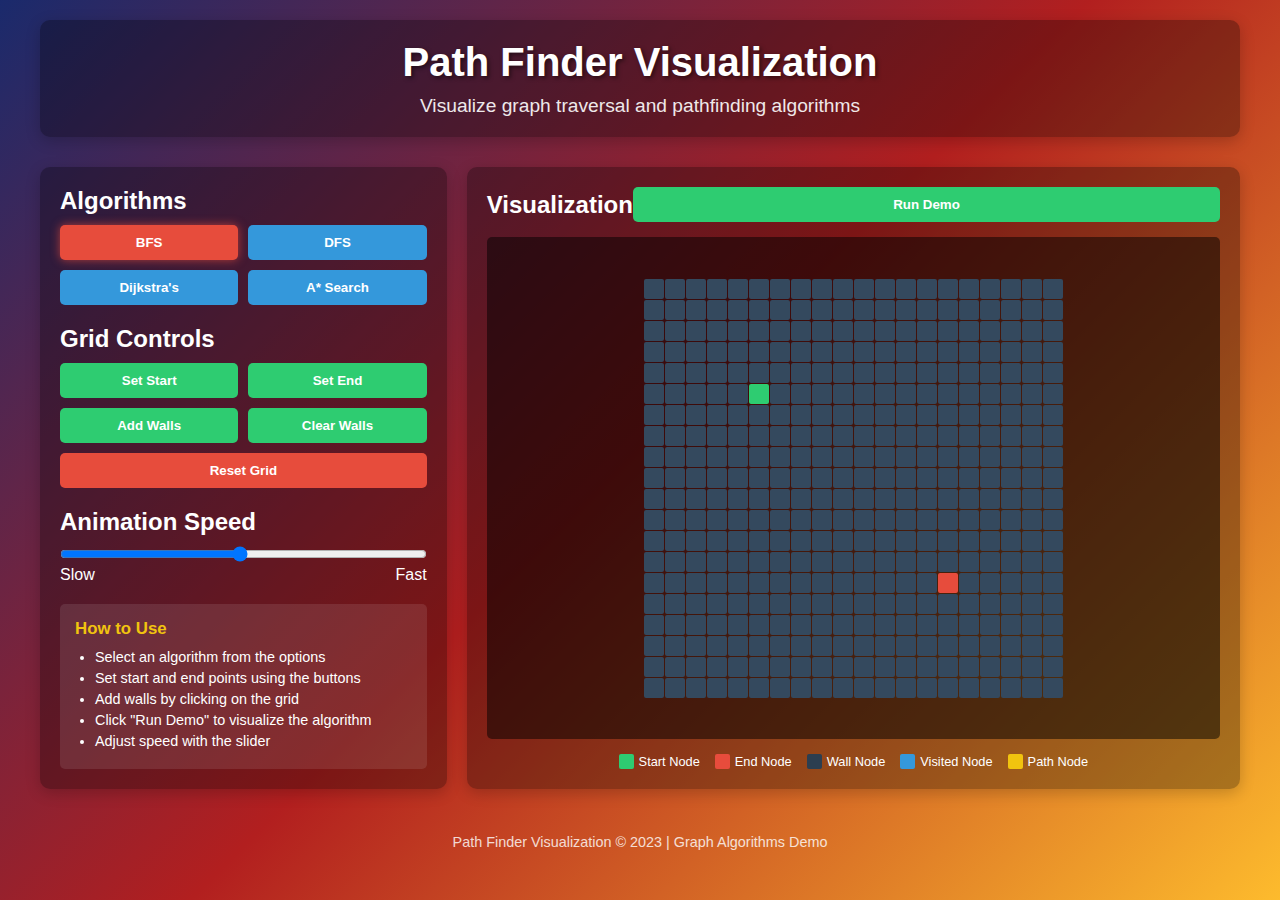
<file: pathfinder.html>
<!DOCTYPE html>
<html lang="en">
<head>
    <meta charset="UTF-8">
    <meta name="viewport" content="width=device-width, initial-scale=1.0">
    <title>Path Finder Visualization</title>
    <style>
        * {
            margin: 0;
            padding: 0;
            box-sizing: border-box;
            font-family: 'Segoe UI', Tahoma, Geneva, Verdana, sans-serif;
        }
        
        body {
            background: linear-gradient(135deg, #1a2a6c, #b21f1f, #fdbb2d);
            color: #fff;
            min-height: 100vh;
            padding: 20px;
        }
        
        .container {
            max-width: 1200px;
            margin: 0 auto;
        }
        
        header {
            text-align: center;
            margin-bottom: 30px;
            padding: 20px;
            background: rgba(0, 0, 0, 0.3);
            border-radius: 10px;
            box-shadow: 0 4px 15px rgba(0, 0, 0, 0.2);
        }
        
        h1 {
            font-size: 2.5rem;
            margin-bottom: 10px;
            text-shadow: 2px 2px 4px rgba(0, 0, 0, 0.5);
        }
        
        .subtitle {
            font-size: 1.2rem;
            opacity: 0.9;
        }
        
        .main-content {
            display: flex;
            flex-wrap: wrap;
            gap: 20px;
        }
        
        .controls {
            flex: 1;
            min-width: 300px;
            background: rgba(0, 0, 0, 0.3);
            padding: 20px;
            border-radius: 10px;
            box-shadow: 0 4px 15px rgba(0, 0, 0, 0.2);
        }
        
        .visualization {
            flex: 2;
            min-width: 500px;
            background: rgba(0, 0, 0, 0.3);
            padding: 20px;
            border-radius: 10px;
            box-shadow: 0 4px 15px rgba(0, 0, 0, 0.2);
            display: flex;
            flex-direction: column;
        }
        
        .algorithm-selector {
            margin-bottom: 20px;
        }
        
        .algorithm-buttons {
            display: flex;
            flex-wrap: wrap;
            gap: 10px;
            margin-top: 10px;
        }
        
        .algo-btn {
            flex: 1;
            min-width: 120px;
            padding: 10px;
            background: #3498db;
            color: white;
            border: none;
            border-radius: 5px;
            cursor: pointer;
            transition: all 0.3s;
            font-weight: bold;
        }
        
        .algo-btn:hover {
            background: #2980b9;
            transform: translateY(-2px);
        }
        
        .algo-btn.active {
            background: #e74c3c;
            box-shadow: 0 0 10px rgba(231, 76, 60, 0.7);
        }
        
        .grid-controls {
            margin-bottom: 20px;
        }
        
        .control-buttons {
            display: flex;
            flex-wrap: wrap;
            gap: 10px;
            margin-top: 10px;
        }
        
        .control-btn {
            flex: 1;
            min-width: 120px;
            padding: 10px;
            background: #2ecc71;
            color: white;
            border: none;
            border-radius: 5px;
            cursor: pointer;
            transition: all 0.3s;
            font-weight: bold;
        }
        
        .control-btn:hover {
            background: #27ae60;
            transform: translateY(-2px);
        }
        
        .control-btn.reset {
            background: #e74c3c;
        }
        
        .control-btn.reset:hover {
            background: #c0392b;
        }
        
        .speed-control {
            margin-bottom: 20px;
        }
        
        .speed-slider {
            width: 100%;
            margin-top: 10px;
        }
        
        .instructions {
            margin-top: 20px;
            padding: 15px;
            background: rgba(255, 255, 255, 0.1);
            border-radius: 5px;
            font-size: 0.9rem;
        }
        
        .instructions h3 {
            margin-bottom: 10px;
            color: #f1c40f;
        }
        
        .instructions ul {
            margin-left: 20px;
        }
        
        .instructions li {
            margin-bottom: 5px;
        }
        
        .grid-container {
            flex: 1;
            display: flex;
            justify-content: center;
            align-items: center;
            background: rgba(0, 0, 0, 0.5);
            border-radius: 5px;
            overflow: auto;
            min-height: 400px;
        }
        
        #grid {
            display: grid;
            grid-template-columns: repeat(20, 20px);
            grid-template-rows: repeat(20, 20px);
            gap: 1px;
            margin: 20px;
        }
        
        .cell {
            width: 20px;
            height: 20px;
            background: #34495e;
            border-radius: 2px;
            transition: all 0.2s;
        }
        
        .cell.start {
            background: #2ecc71;
        }
        
        .cell.end {
            background: #e74c3c;
        }
        
        .cell.wall {
            background: #2c3e50;
        }
        
        .cell.visited {
            background: #3498db;
            animation: visitAnimation 0.5s;
        }
        
        .cell.path {
            background: #f1c40f;
            animation: pathAnimation 0.5s;
        }
        
        @keyframes visitAnimation {
            0% {
                transform: scale(0.3);
                background: #8e44ad;
                border-radius: 100%;
            }
            50% {
                background: #3498db;
            }
            100% {
                transform: scale(1);
                background: #3498db;
            }
        }
        
        @keyframes pathAnimation {
            0% {
                transform: scale(0.6);
                background: #f1c40f;
            }
            50% {
                transform: scale(1.2);
                background: #f1c40f;
            }
            100% {
                transform: scale(1);
                background: #f1c40f;
            }
        }
        
        .legend {
            display: flex;
            justify-content: center;
            flex-wrap: wrap;
            gap: 15px;
            margin-top: 15px;
        }
        
        .legend-item {
            display: flex;
            align-items: center;
            gap: 5px;
            font-size: 0.8rem;
        }
        
        .legend-color {
            width: 15px;
            height: 15px;
            border-radius: 2px;
        }
        
        .start-legend {
            background: #2ecc71;
        }
        
        .end-legend {
            background: #e74c3c;
        }
        
        .wall-legend {
            background: #2c3e50;
        }
        
        .visited-legend {
            background: #3498db;
        }
        
        .path-legend {
            background: #f1c40f;
        }
        
        footer {
            text-align: center;
            margin-top: 30px;
            padding: 15px;
            font-size: 0.9rem;
            opacity: 0.8;
        }
        
        @media (max-width: 768px) {
            .main-content {
                flex-direction: column;
            }
            
            .visualization, .controls {
                min-width: 100%;
            }
            
            #grid {
                grid-template-columns: repeat(15, 15px);
                grid-template-rows: repeat(15, 15px);
            }
            
            .cell {
                width: 15px;
                height: 15px;
            }
        }
    </style>
</head>
<body>
    <div class="container">
        <header>
            <h1>Path Finder Visualization</h1>
            <p class="subtitle">Visualize graph traversal and pathfinding algorithms</p>
        </header>
        
        <div class="main-content">
            <div class="controls">
                <div class="algorithm-selector">
                    <h2>Algorithms</h2>
                    <div class="algorithm-buttons">
                        <button class="algo-btn" data-algo="bfs">BFS</button>
                        <button class="algo-btn" data-algo="dfs">DFS</button>
                        <button class="algo-btn" data-algo="dijkstra">Dijkstra's</button>
                        <button class="algo-btn" data-algo="astar">A* Search</button>
                    </div>
                </div>
                
                <div class="grid-controls">
                    <h2>Grid Controls</h2>
                    <div class="control-buttons">
                        <button class="control-btn" id="setStart">Set Start</button>
                        <button class="control-btn" id="setEnd">Set End</button>
                        <button class="control-btn" id="addWall">Add Walls</button>
                        <button class="control-btn" id="clearWalls">Clear Walls</button>
                        <button class="control-btn reset" id="resetGrid">Reset Grid</button>
                    </div>
                </div>
                
                <div class="speed-control">
                    <h2>Animation Speed</h2>
                    <input type="range" min="1" max="50" value="25" class="speed-slider" id="speedSlider">
                    <div style="display: flex; justify-content: space-between;">
                        <span>Slow</span>
                        <span>Fast</span>
                    </div>
                </div>
                
                <div class="instructions">
                    <h3>How to Use</h3>
                    <ul>
                        <li>Select an algorithm from the options</li>
                        <li>Set start and end points using the buttons</li>
                        <li>Add walls by clicking on the grid</li>
                        <li>Click "Run Demo" to visualize the algorithm</li>
                        <li>Adjust speed with the slider</li>
                    </ul>
                </div>
            </div>
            
            <div class="visualization">
                <div style="display: flex; justify-content: space-between; align-items: center; margin-bottom: 15px;">
                    <h2>Visualization</h2>
                    <button class="control-btn" id="runDemo" style="padding: 10px 20px;">Run Demo</button>
                </div>
                
                <div class="grid-container">
                    <div id="grid"></div>
                </div>
                
                <div class="legend">
                    <div class="legend-item">
                        <div class="legend-color start-legend"></div>
                        <span>Start Node</span>
                    </div>
                    <div class="legend-item">
                        <div class="legend-color end-legend"></div>
                        <span>End Node</span>
                    </div>
                    <div class="legend-item">
                        <div class="legend-color wall-legend"></div>
                        <span>Wall Node</span>
                    </div>
                    <div class="legend-item">
                        <div class="legend-color visited-legend"></div>
                        <span>Visited Node</span>
                    </div>
                    <div class="legend-item">
                        <div class="legend-color path-legend"></div>
                        <span>Path Node</span>
                    </div>
                </div>
            </div>
        </div>
        
        <footer>
            <p>Path Finder Visualization &copy; 2023 | Graph Algorithms Demo</p>
        </footer>
    </div>

    <script>
        // Grid and algorithm state
        const gridSize = 20;
        let grid = [];
        let startNode = { row: 5, col: 5 };
        let endNode = { row: 14, col: 14 };
        let selectedAlgorithm = 'bfs';
        let isRunning = false;
        let animationSpeed = 25;
        let currentMode = 'addWall'; // 'setStart', 'setEnd', 'addWall'
        
        // Initialize the grid
        function initializeGrid() {
            const gridElement = document.getElementById('grid');
            gridElement.innerHTML = '';
            grid = [];
            
            for (let row = 0; row < gridSize; row++) {
                const currentRow = [];
                for (let col = 0; col < gridSize; col++) {
                    const cell = document.createElement('div');
                    cell.classList.add('cell');
                    cell.dataset.row = row;
                    cell.dataset.col = col;
                    
                    // Set start and end nodes
                    if (row === startNode.row && col === startNode.col) {
                        cell.classList.add('start');
                    } else if (row === endNode.row && col === endNode.col) {
                        cell.classList.add('end');
                    }
                    
                    cell.addEventListener('click', () => handleCellClick(row, col));
                    gridElement.appendChild(cell);
                    currentRow.push({
                        row,
                        col,
                        isWall: false,
                        isStart: row === startNode.row && col === startNode.col,
                        isEnd: row === endNode.row && col === endNode.col,
                        isVisited: false,
                        isPath: false,
                        previousNode: null,
                        distance: Infinity
                    });
                }
                grid.push(currentRow);
            }
        }
        
        // Handle cell click based on current mode
        function handleCellClick(row, col) {
            if (isRunning) return;
            
            const cell = grid[row][col];
            
            if (currentMode === 'setStart') {
                // Remove previous start
                grid[startNode.row][startNode.col].isStart = false;
                document.querySelector(`.cell[data-row="${startNode.row}"][data-col="${startNode.col}"]`).classList.remove('start');
                
                // Set new start
                startNode = { row, col };
                cell.isStart = true;
                document.querySelector(`.cell[data-row="${row}"][data-col="${col}"]`).classList.add('start');
            } else if (currentMode === 'setEnd') {
                // Remove previous end
                grid[endNode.row][endNode.col].isEnd = false;
                document.querySelector(`.cell[data-row="${endNode.row}"][data-col="${endNode.col}"]`).classList.remove('end');
                
                // Set new end
                endNode = { row, col };
                cell.isEnd = true;
                document.querySelector(`.cell[data-row="${row}"][data-col="${col}"]`).classList.add('end');
            } else if (currentMode === 'addWall') {
                // Toggle wall
                if (!cell.isStart && !cell.isEnd) {
                    cell.isWall = !cell.isWall;
                    document.querySelector(`.cell[data-row="${row}"][data-col="${col}"]`).classList.toggle('wall');
                }
            }
        }
        
        // Reset the grid to initial state
        function resetGrid() {
            isRunning = false;
            initializeGrid();
        }
        
        // Clear walls from the grid
        function clearWalls() {
            if (isRunning) return;
            
            for (let row = 0; row < gridSize; row++) {
                for (let col = 0; col < gridSize; col++) {
                    if (grid[row][col].isWall) {
                        grid[row][col].isWall = false;
                        document.querySelector(`.cell[data-row="${row}"][data-col="${col}"]`).classList.remove('wall');
                    }
                }
            }
        }
        
        // Run the selected algorithm
        async function runAlgorithm() {
            if (isRunning) return;
            isRunning = true;
            
            // Reset visited and path states
            for (let row = 0; row < gridSize; row++) {
                for (let col = 0; col < gridSize; col++) {
                    grid[row][col].isVisited = false;
                    grid[row][col].isPath = false;
                    grid[row][col].previousNode = null;
                    grid[row][col].distance = Infinity;
                    
                    const cellElement = document.querySelector(`.cell[data-row="${row}"][data-col="${col}"]`);
                    cellElement.classList.remove('visited', 'path');
                }
            }
            
            // Execute the selected algorithm
            let pathFound = false;
            
            switch (selectedAlgorithm) {
                case 'bfs':
                    pathFound = await bfs();
                    break;
                case 'dfs':
                    pathFound = await dfs();
                    break;
                case 'dijkstra':
                    pathFound = await dijkstra();
                    break;
                case 'astar':
                    pathFound = await aStar();
                    break;
            }
            
            // If path was found, visualize it
            if (pathFound) {
                await visualizePath();
            }
            
            isRunning = false;
        }
        
        // Breadth-First Search algorithm
        async function bfs() {
            const queue = [grid[startNode.row][startNode.col]];
            grid[startNode.row][startNode.col].isVisited = true;
            grid[startNode.row][startNode.col].distance = 0;
            
            const directions = [
                [0, 1], [1, 0], [0, -1], [-1, 0] // right, down, left, up
            ];
            
            while (queue.length > 0) {
                const currentNode = queue.shift();
                
                // If we reached the end node
                if (currentNode.row === endNode.row && currentNode.col === endNode.col) {
                    return true;
                }
                
                // Explore neighbors
                for (const [dr, dc] of directions) {
                    const newRow = currentNode.row + dr;
                    const newCol = currentNode.col + dc;
                    
                    if (newRow >= 0 && newRow < gridSize && newCol >= 0 && newCol < gridSize) {
                        const neighbor = grid[newRow][newCol];
                        
                        if (!neighbor.isVisited && !neighbor.isWall) {
                            neighbor.isVisited = true;
                            neighbor.previousNode = currentNode;
                            neighbor.distance = currentNode.distance + 1;
                            queue.push(neighbor);
                            
                            // Visualize the visited node (skip start and end nodes)
                            if (!(newRow === startNode.row && newCol === startNode.col) && 
                                !(newRow === endNode.row && newCol === endNode.col)) {
                                const cellElement = document.querySelector(`.cell[data-row="${newRow}"][data-col="${newCol}"]`);
                                cellElement.classList.add('visited');
                                await sleep(50 - animationSpeed);
                            }
                        }
                    }
                }
            }
            
            return false;
        }
        
        // Depth-First Search algorithm
        async function dfs() {
            const stack = [grid[startNode.row][startNode.col]];
            grid[startNode.row][startNode.col].isVisited = true;
            
            const directions = [
                [0, 1], [1, 0], [0, -1], [-1, 0] // right, down, left, up
            ];
            
            while (stack.length > 0) {
                const currentNode = stack.pop();
                
                // If we reached the end node
                if (currentNode.row === endNode.row && currentNode.col === endNode.col) {
                    return true;
                }
                
                // Explore neighbors
                for (const [dr, dc] of directions) {
                    const newRow = currentNode.row + dr;
                    const newCol = currentNode.col + dc;
                    
                    if (newRow >= 0 && newRow < gridSize && newCol >= 0 && newCol < gridSize) {
                        const neighbor = grid[newRow][newCol];
                        
                        if (!neighbor.isVisited && !neighbor.isWall) {
                            neighbor.isVisited = true;
                            neighbor.previousNode = currentNode;
                            stack.push(neighbor);
                            
                            // Visualize the visited node (skip start and end nodes)
                            if (!(newRow === startNode.row && newCol === startNode.col) && 
                                !(newRow === endNode.row && newCol === endNode.col)) {
                                const cellElement = document.querySelector(`.cell[data-row="${newRow}"][data-col="${newCol}"]`);
                                cellElement.classList.add('visited');
                                await sleep(50 - animationSpeed);
                            }
                        }
                    }
                }
            }
            
            return false;
        }
        
        // Dijkstra's algorithm
        async function dijkstra() {
            const unvisitedNodes = [];
            
            // Initialize all nodes
            for (let row = 0; row < gridSize; row++) {
                for (let col = 0; col < gridSize; col++) {
                    grid[row][col].distance = Infinity;
                    unvisitedNodes.push(grid[row][col]);
                }
            }
            
            grid[startNode.row][startNode.col].distance = 0;
            
            while (unvisitedNodes.length > 0) {
                // Sort nodes by distance and get the closest one
                unvisitedNodes.sort((a, b) => a.distance - b.distance);
                const closestNode = unvisitedNodes.shift();
                
                // If the closest node is a wall, skip it
                if (closestNode.isWall) continue;
                
                // If the closest node is at infinity, we're stuck
                if (closestNode.distance === Infinity) return false;
                
                closestNode.isVisited = true;
                
                // Visualize the visited node (skip start and end nodes)
                if (!(closestNode.row === startNode.row && closestNode.col === startNode.col) && 
                    !(closestNode.row === endNode.row && closestNode.col === endNode.col)) {
                    const cellElement = document.querySelector(`.cell[data-row="${closestNode.row}"][data-col="${closestNode.col}"]`);
                    cellElement.classList.add('visited');
                    await sleep(50 - animationSpeed);
                }
                
                // If we reached the end node
                if (closestNode.row === endNode.row && closestNode.col === endNode.col) {
                    return true;
                }
                
                // Update distances to neighbors
                const directions = [
                    [0, 1], [1, 0], [0, -1], [-1, 0] // right, down, left, up
                ];
                
                for (const [dr, dc] of directions) {
                    const newRow = closestNode.row + dr;
                    const newCol = closestNode.col + dc;
                    
                    if (newRow >= 0 && newRow < gridSize && newCol >= 0 && newCol < gridSize) {
                        const neighbor = grid[newRow][newCol];
                        
                        if (!neighbor.isVisited && !neighbor.isWall) {
                            const newDistance = closestNode.distance + 1;
                            if (newDistance < neighbor.distance) {
                                neighbor.distance = newDistance;
                                neighbor.previousNode = closestNode;
                            }
                        }
                    }
                }
            }
            
            return false;
        }
        
        // A* Search algorithm
        async function aStar() {
            const openSet = [grid[startNode.row][startNode.col]];
            const closedSet = [];
            
            grid[startNode.row][startNode.col].distance = 0;
            grid[startNode.row][startNode.col].fScore = heuristic(startNode, endNode);
            
            while (openSet.length > 0) {
                // Find node with lowest fScore
                openSet.sort((a, b) => a.fScore - b.fScore);
                const currentNode = openSet.shift();
                
                // If we reached the end node
                if (currentNode.row === endNode.row && currentNode.col === endNode.col) {
                    return true;
                }
                
                closedSet.push(currentNode);
                currentNode.isVisited = true;
                
                // Visualize the visited node (skip start and end nodes)
                if (!(currentNode.row === startNode.row && currentNode.col === startNode.col) && 
                    !(currentNode.row === endNode.row && currentNode.col === endNode.col)) {
                    const cellElement = document.querySelector(`.cell[data-row="${currentNode.row}"][data-col="${currentNode.col}"]`);
                    cellElement.classList.add('visited');
                    await sleep(50 - animationSpeed);
                }
                
                // Check neighbors
                const directions = [
                    [0, 1], [1, 0], [0, -1], [-1, 0] // right, down, left, up
                ];
                
                for (const [dr, dc] of directions) {
                    const newRow = currentNode.row + dr;
                    const newCol = currentNode.col + dc;
                    
                    if (newRow >= 0 && newRow < gridSize && newCol >= 0 && newCol < gridSize) {
                        const neighbor = grid[newRow][newCol];
                        
                        if (neighbor.isWall || closedSet.includes(neighbor)) {
                            continue;
                        }
                        
                        const tentativeGScore = currentNode.distance + 1;
                        
                        if (!openSet.includes(neighbor)) {
                            openSet.push(neighbor);
                        } else if (tentativeGScore >= neighbor.distance) {
                            continue;
                        }
                        
                        neighbor.previousNode = currentNode;
                        neighbor.distance = tentativeGScore;
                        neighbor.fScore = neighbor.distance + heuristic(
                            { row: neighbor.row, col: neighbor.col }, 
                            endNode
                        );
                    }
                }
            }
            
            return false;
        }
        
        // Heuristic function for A* (Manhattan distance)
        function heuristic(a, b) {
            return Math.abs(a.row - b.row) + Math.abs(a.col - b.col);
        }
        
        // Visualize the path from end to start
        async function visualizePath() {
            let currentNode = grid[endNode.row][endNode.col];
            const path = [];
            
            while (currentNode !== null) {
                path.unshift(currentNode);
                currentNode = currentNode.previousNode;
            }
            
            // Animate the path (skip start and end nodes)
            for (let i = 1; i < path.length - 1; i++) {
                const node = path[i];
                node.isPath = true;
                const cellElement = document.querySelector(`.cell[data-row="${node.row}"][data-col="${node.col}"]`);
                cellElement.classList.add('path');
                await sleep(50 - animationSpeed);
            }
        }
        
        // Utility function to sleep for a given time
        function sleep(ms) {
            return new Promise(resolve => setTimeout(resolve, ms));
        }
        
        // Event listeners
        document.addEventListener('DOMContentLoaded', () => {
            initializeGrid();
            
            // Algorithm selection
            document.querySelectorAll('.algo-btn').forEach(button => {
                button.addEventListener('click', () => {
                    document.querySelectorAll('.algo-btn').forEach(btn => btn.classList.remove('active'));
                    button.classList.add('active');
                    selectedAlgorithm = button.dataset.algo;
                });
            });
            
            // Set BFS as default selected algorithm
            document.querySelector('.algo-btn[data-algo="bfs"]').classList.add('active');
            
            // Grid controls
            document.getElementById('setStart').addEventListener('click', () => {
                currentMode = 'setStart';
            });
            
            document.getElementById('setEnd').addEventListener('click', () => {
                currentMode = 'setEnd';
            });
            
            document.getElementById('addWall').addEventListener('click', () => {
                currentMode = 'addWall';
            });
            
            document.getElementById('clearWalls').addEventListener('click', clearWalls);
            document.getElementById('resetGrid').addEventListener('click', resetGrid);
            
            // Run demo button
            document.getElementById('runDemo').addEventListener('click', runAlgorithm);
            
            // Speed control
            document.getElementById('speedSlider').addEventListener('input', (e) => {
                animationSpeed = parseInt(e.target.value);
            });
        });
    </script>
</body>
</html>
</file>
